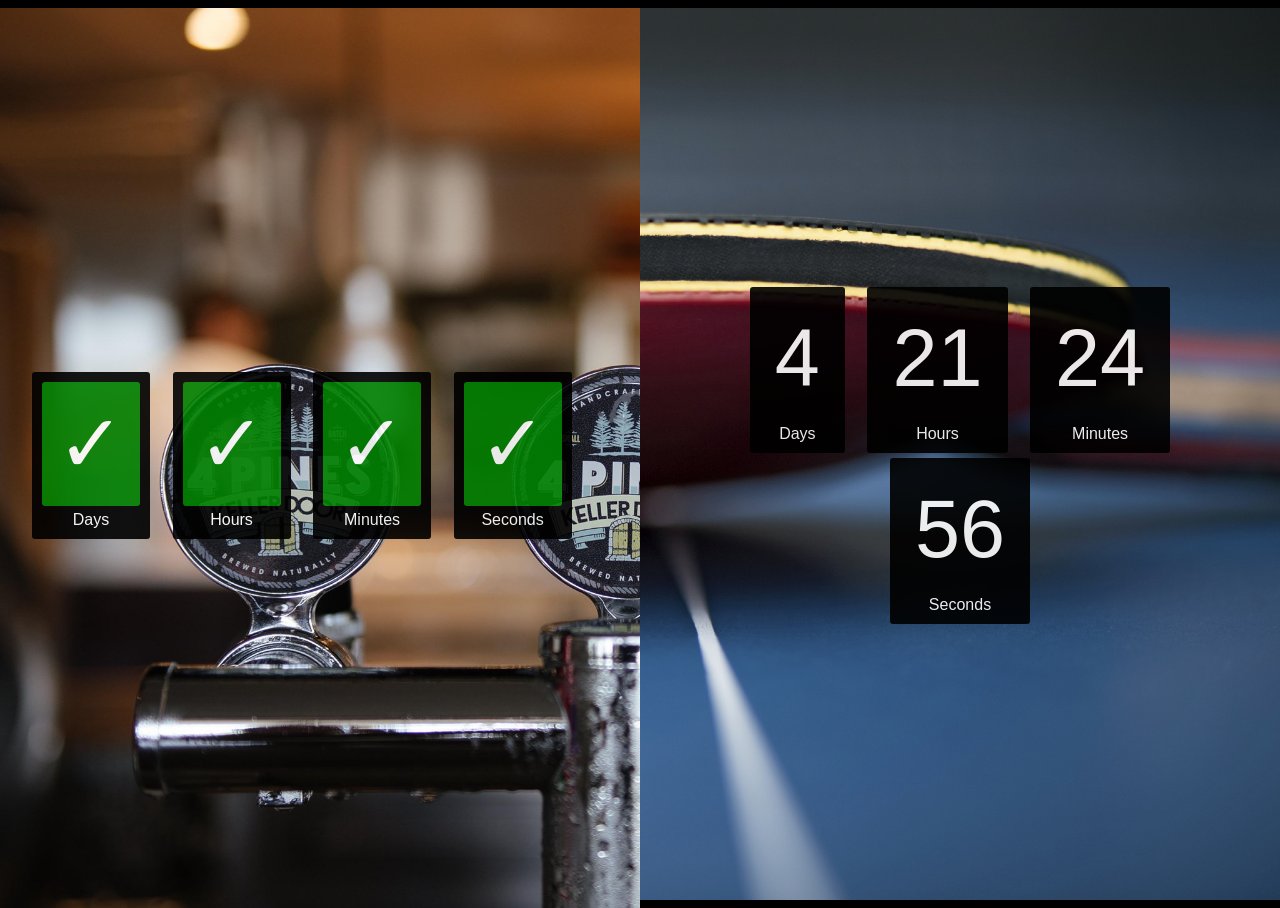
<file: beerdash/index.html>
<!doctype html>
<html>
  <head>
    <title>BEERDASH</title>
    <link type="text/css" href="stylesheet.css" rel="stylesheet"/> 
    <meta name="Keywords" content="beer dashboard, beer timer, ping pong, table tennis" />
    <meta name="Description" content="Beer and ping pong dashboard" />
    <script>
      (function(i,s,o,g,r,a,m){i['GoogleAnalyticsObject']=r;i[r]=i[r]||function(){
      (i[r].q=i[r].q||[]).push(arguments)},i[r].l=1*new Date();a=s.createElement(o),
      m=s.getElementsByTagName(o)[0];a.async=1;a.src=g;m.parentNode.insertBefore(a,m)
      })(window,document,'script','https://www.google-analytics.com/analytics.js','ga');
      ga('create', 'UA-76175181-1', 'auto');
      ga('send', 'pageview');
    </script>
  </head>
  <body>
    <section class="container">
      <div class="lefthalf">
	<article>
	  <div id="clockdiv">
	    <div>
	      <span class="days"></span>
	      <div class="smalltext">Days</div>
	    </div>
	    <div>
	      <span class="hours"></span>
	      <div class="smalltext">Hours</div>
	    </div>
	    <div>
	      <span class="minutes"></span>
	      <div class="smalltext">Minutes</div>
	    </div>
	    <div>
	      <span class="seconds"></span>
	      <div class="smalltext">Seconds</div>
	    </div>
	  </div>
	</article>
      </div>
      <div class="righthalf">
	<article>
	  <div id="clockdiv2">
	    <div>
              <span class="days"></span>
              <div class="smalltext">Days</div>
	    </div>
	    <div>
              <span class="hours"></span>
              <div class="smalltext">Hours</div>
	    </div>
	    <div>
              <span class="minutes"></span>
              <div class="smalltext">Minutes</div>
	    </div>
	    <div>
              <span class="seconds"></span>
              <div class="smalltext">Seconds</div>
	    </div>
	  </div>
	</article>
      </div>
    </section>
  </body>
  <script src="scripts/clocks.js"></script>
</html>
</file>
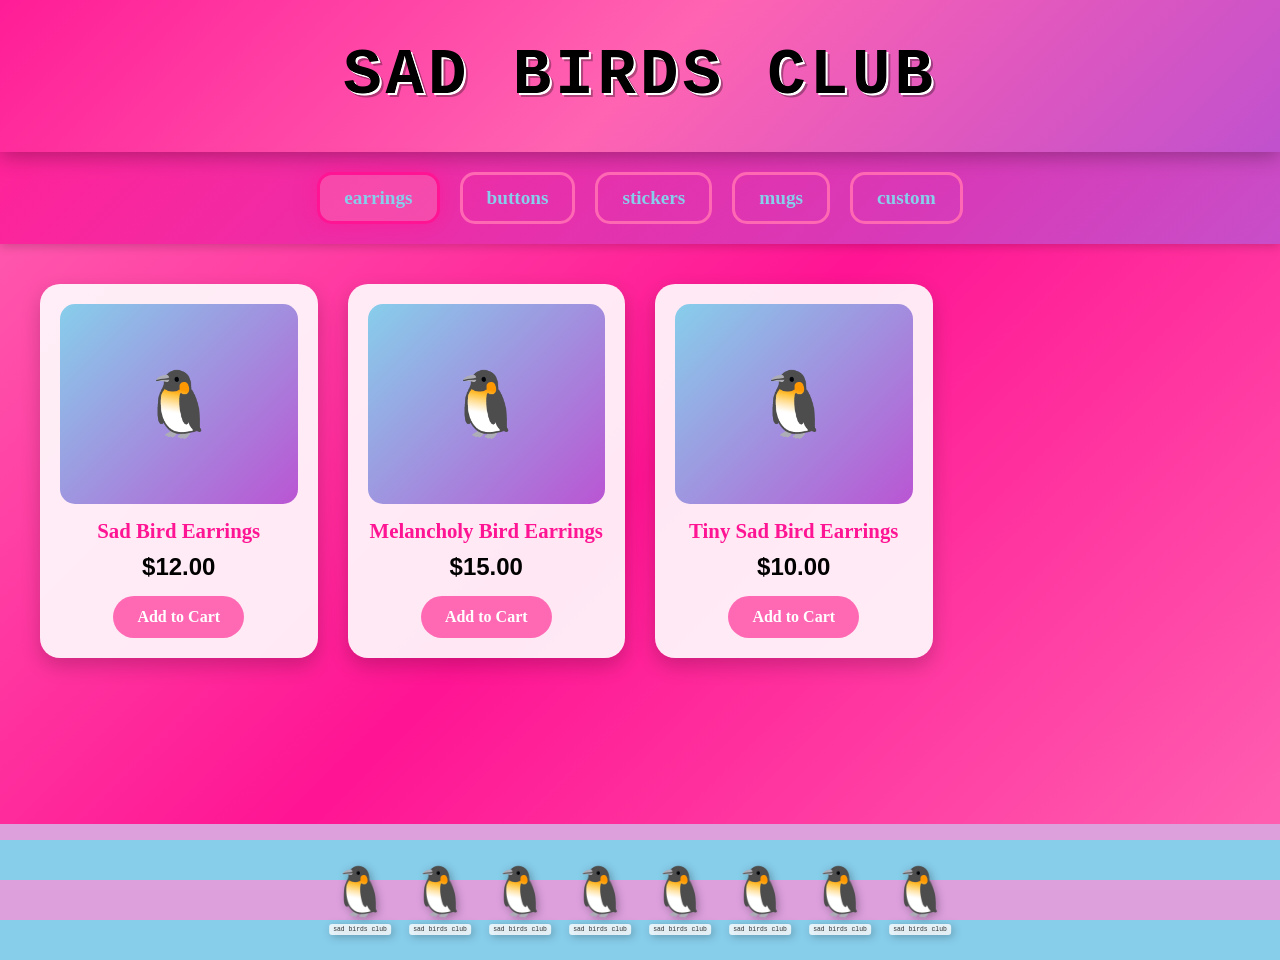
<file: sadbirdsclub.html>
<!DOCTYPE html>
<html lang="en">
<head>
    <meta charset="UTF-8">
    <meta name="viewport" content="width=device-width, initial-scale=1.0">
    <title>SAD BIRDS CLUB</title>
    <link rel="stylesheet" type="text/css" href="sites/sadbirdsclub/styles.css">
    <script src="scripts/config-loader.js"></script>
</head>
<body>
    <div class="banner">
        <h1 class="banner-text">SAD BIRDS CLUB</h1>
        <div class="banner-shimmer"></div>
    </div>
    
    <nav class="nav-bar" id="nav-bar">
        <!-- Navigation buttons will be generated from config -->
    </nav>
    
    <main class="content">
        <div class="products-grid" id="products-grid">
            <!-- Products will be dynamically loaded here -->
        </div>
    </main>
    
    <footer class="footer">
        <div class="penguin-row" id="penguin-row">
            <!-- Penguins will be generated -->
        </div>
    </footer>
    
    <script src="sites/sadbirdsclub/script.js"></script>
</body>
</html>
</file>
<file: beerdash/stylesheet.css>
body{
	text-align: center;
  background: black;
//    background-image: url('images/congruent_outline.png');
  font-family: helvetica;
  font-weight: 100;
}

h1{
  color: #f05926;
  font-weight: 100;
  font-size: 40px;
  margin: 40px 0px 20px;
}

#clockdiv{	
	position: relative;
	float: left;
	padding: 5%;
	font-family: helvetica;
	color: black;
	display: inline-block;
	font-weight: 100;
	text-align: center;
	font-size: 9vh;
//	padding-bottom: 80%;
}

#clockdiv > div{
	  padding: 10px;
	  border-radius: 3px;
	  color: white;
	  background: black;
	   opacity: 0.9;
	  display: inline-block;
}

#clockdiv div > span{
	  padding: 15px;
	  border-radius: 3px;
	  color: white;
	  background: black;
	  display: inline-block;
}

#clockdiv2{
	position: relative;
	padding: 5%;
//	padding-top: 50%;
	float: right;
        font-family: helvetica;
        color: black;
        display: inline-block;
        font-weight: 100;
        text-align: center;
        font-size: 9vh;
}

#clockdiv2 > div{
	   color: white;	

          padding: 10px;
          border-radius: 3px;
          background: black;
	   opacity: 0.9;
          display: inline-block;
}

#clockdiv2 div > span{
          padding: 15px;
          border-radius: 3px;
          background: black;
	  color: white;
          display: inline-block;
}


.smalltext{
	padding-top: 5px;
	font-size: 16px;
}


#beerimage {

	   	   font-size: 20; 
	   float: left; 
	   position: relative; 
	  top: 0px; 
	 left: 0px;
	   padding-left: 5%;

}

#pongimage {
	font-size: 20; 
	float: right; 
	position: relative; 
	top: 0px; 
	left: 0px;
	padding-right: 5%;
}

.container {
  display: table;
  width: 100%;
}


.lefthalf {
   background: url(images/4pines.jpg) no-repeat center center fixed;
   -webkit-background-size: cover;
  -moz-background-size: cover;
  -o-background-size: cover;
  background-size: cover;
   width: 50%;
   position: absolute;
   left: 0px;
   height: 100%;
}
.righthalf {
   background: url(images/pingpong.jpg)  no-repeat center center fixed;
 -webkit-background-size: cover;
  -moz-background-size: cover;
  -o-background-size: cover;
  background-size: cover;
   width: 50%;
   position: absolute;
   right: 0px;
   height: 100%;
}


article {
  position: absolute;
  top: 50%;
  left: 50%;
  transform: translate(-50%, -50%);
  width: 100%;
  padding: 20px;
}


div {
  height: 100%;
}
</file>
<file: sites/sadbirdsclub/styles.css>
* {
    margin: 0;
    padding: 0;
    box-sizing: border-box;
}

body {
    font-family: 'Comic Sans MS', 'Marker Felt', cursive, sans-serif;
    background: linear-gradient(135deg, #ff69b4 0%, #ff1493 50%, #ff69b4 100%);
    min-height: 100vh;
    position: relative;
}

/* Banner */
.banner {
    position: relative;
    width: 100%;
    padding: 40px 20px;
    text-align: center;
    background: linear-gradient(135deg, 
        rgba(255, 20, 147, 0.9) 0%, 
        rgba(255, 105, 180, 0.9) 25%,
        rgba(186, 85, 211, 0.9) 50%,
        rgba(255, 105, 180, 0.9) 75%,
        rgba(255, 20, 147, 0.9) 100%);
    background-size: 200% 200%;
    animation: shimmer 3s ease-in-out infinite;
    overflow: hidden;
    box-shadow: 0 4px 20px rgba(0, 0, 0, 0.3);
}

@keyframes shimmer {
    0%, 100% { background-position: 0% 50%; }
    50% { background-position: 100% 50%; }
}

.banner-text {
    font-size: 4rem;
    font-weight: bold;
    color: #000;
    text-shadow: 
        2px 2px 0px #fff,
        4px 4px 0px rgba(0, 0, 0, 0.3);
    letter-spacing: 4px;
    position: relative;
    z-index: 2;
    font-family: 'Courier New', monospace;
    text-transform: uppercase;
    filter: contrast(1.2);
}

.banner-shimmer {
    position: absolute;
    top: 0;
    left: -100%;
    width: 100%;
    height: 100%;
    background: linear-gradient(90deg, 
        transparent, 
        rgba(255, 255, 255, 0.4), 
        transparent);
    animation: shine 2s infinite;
}

@keyframes shine {
    0% { left: -100%; }
    100% { left: 100%; }
}

/* Navigation Bar */
.nav-bar {
    display: flex;
    justify-content: center;
    align-items: center;
    gap: 20px;
    padding: 20px;
    background: linear-gradient(135deg, 
        rgba(255, 20, 147, 0.8) 0%, 
        rgba(186, 85, 211, 0.8) 50%,
        rgba(255, 105, 180, 0.8) 100%);
    background-size: 200% 200%;
    animation: shimmer 4s ease-in-out infinite;
    box-shadow: 0 2px 10px rgba(0, 0, 0, 0.2);
    flex-wrap: wrap;
}

.nav-button {
    background: transparent;
    border: 3px solid #ff69b4;
    border-radius: 15px;
    padding: 12px 24px;
    font-size: 1.2rem;
    color: #87ceeb;
    font-family: 'Comic Sans MS', 'Marker Felt', cursive;
    cursor: pointer;
    transition: all 0.3s ease;
    text-transform: lowercase;
    font-weight: bold;
    position: relative;
    overflow: hidden;
}

.nav-button::before {
    content: '';
    position: absolute;
    top: 0;
    left: -100%;
    width: 100%;
    height: 100%;
    background: rgba(255, 255, 255, 0.2);
    transition: left 0.3s ease;
}

.nav-button:hover::before {
    left: 100%;
}

.nav-button:hover {
    background: rgba(255, 105, 180, 0.3);
    transform: scale(1.05);
    box-shadow: 0 4px 15px rgba(255, 105, 180, 0.5);
}

.nav-button.active {
    background: rgba(255, 105, 180, 0.5);
    border-color: #ff1493;
    box-shadow: 0 0 20px rgba(255, 20, 147, 0.6);
}

/* Content Area */
.content {
    padding: 40px 20px;
    min-height: 60vh;
}

.products-grid {
    display: grid;
    grid-template-columns: repeat(auto-fill, minmax(250px, 1fr));
    gap: 30px;
    max-width: 1200px;
    margin: 0 auto;
}

.product-card {
    background: rgba(255, 255, 255, 0.9);
    border-radius: 20px;
    padding: 20px;
    text-align: center;
    box-shadow: 0 8px 20px rgba(0, 0, 0, 0.2);
    transition: transform 0.3s ease, box-shadow 0.3s ease;
    cursor: pointer;
}

.product-card:hover {
    transform: translateY(-10px);
    box-shadow: 0 12px 30px rgba(0, 0, 0, 0.3);
}

.product-image {
    width: 100%;
    height: 200px;
    background: linear-gradient(135deg, #87ceeb, #ba55d3);
    border-radius: 15px;
    margin-bottom: 15px;
    display: flex;
    align-items: center;
    justify-content: center;
    font-size: 4rem;
}

.product-title {
    font-size: 1.3rem;
    font-weight: bold;
    color: #ff1493;
    margin-bottom: 10px;
    font-family: 'Comic Sans MS', cursive;
}

.product-price {
    font-size: 1.5rem;
    color: #000;
    font-weight: bold;
    margin-bottom: 15px;
}

.add-to-cart {
    background: #ff69b4;
    color: white;
    border: none;
    padding: 12px 24px;
    border-radius: 25px;
    font-size: 1rem;
    font-weight: bold;
    cursor: pointer;
    transition: all 0.3s ease;
    font-family: 'Comic Sans MS', cursive;
}

.add-to-cart:hover {
    background: #ff1493;
    transform: scale(1.05);
    box-shadow: 0 4px 15px rgba(255, 20, 147, 0.5);
}

/* Footer with Checkered Pattern and Penguins */
.footer {
    background: 
        repeating-linear-gradient(
            0deg,
            #87ceeb 0px,
            #87ceeb 40px,
            #dda0dd 40px,
            #dda0dd 80px
        );
    padding: 40px 20px;
    margin-top: 40px;
}

.penguin-row {
    display: flex;
    justify-content: center;
    align-items: center;
    gap: 20px;
    flex-wrap: wrap;
}

.penguin-icon {
    font-size: 3rem;
    position: relative;
    filter: drop-shadow(2px 2px 4px rgba(0, 0, 0, 0.3));
    animation: float 3s ease-in-out infinite;
}

.penguin-icon:nth-child(even) {
    animation-delay: 0.5s;
}

@keyframes float {
    0%, 100% { transform: translateY(0px); }
    50% { transform: translateY(-10px); }
}

.penguin-icon::after {
    content: 'sad birds club';
    position: absolute;
    bottom: -15px;
    left: 50%;
    transform: translateX(-50%);
    font-size: 0.4rem;
    color: #333;
    white-space: nowrap;
    font-family: 'Courier New', monospace;
    background: rgba(255, 255, 255, 0.8);
    padding: 2px 4px;
    border-radius: 3px;
}

/* Responsive Design */
@media (max-width: 768px) {
    .banner-text {
        font-size: 2.5rem;
    }
    
    .nav-bar {
        gap: 10px;
    }
    
    .nav-button {
        padding: 10px 16px;
        font-size: 1rem;
    }
    
    .products-grid {
        grid-template-columns: repeat(auto-fill, minmax(200px, 1fr));
        gap: 20px;
    }
}
</file>
